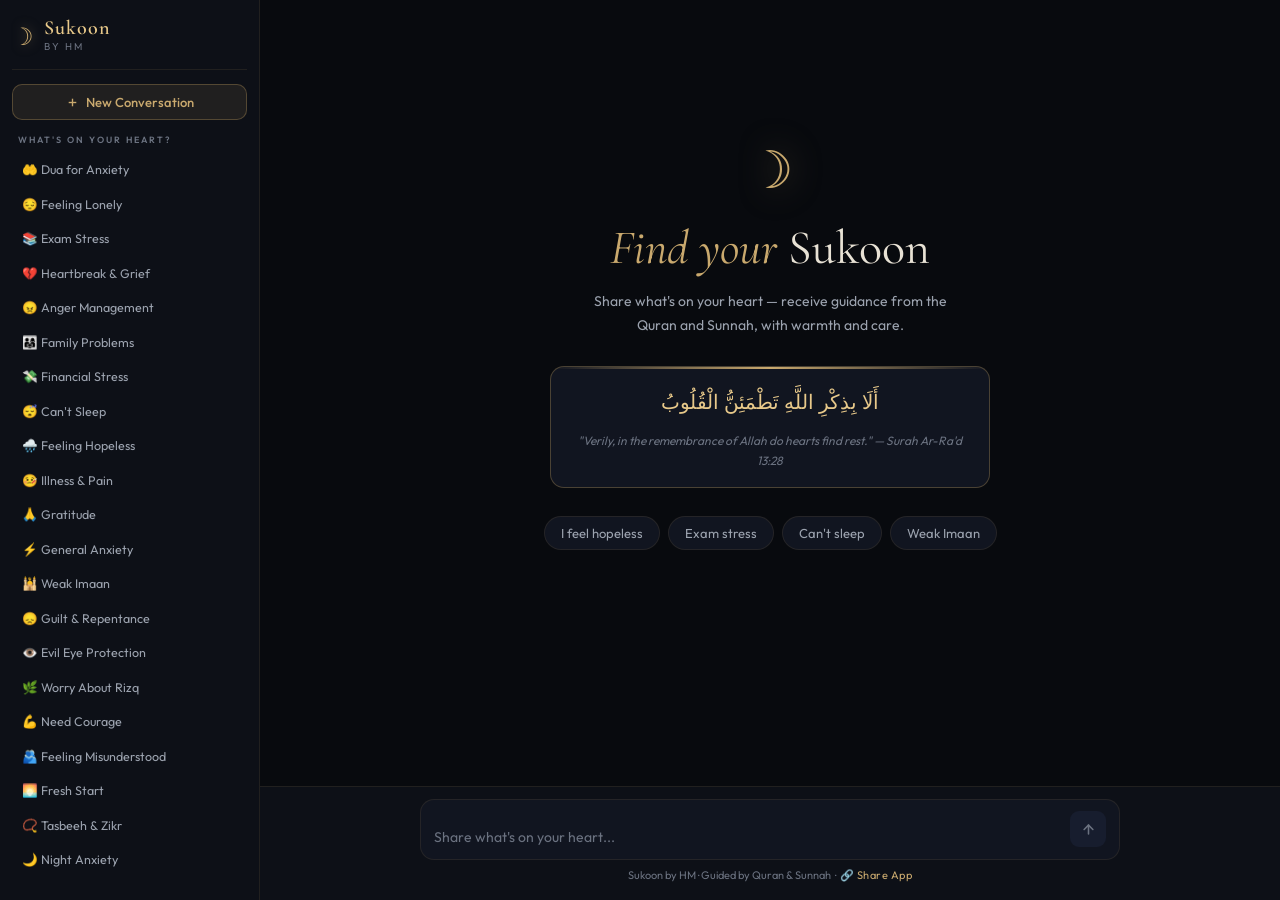
<file: web development/index.html>
<!DOCTYPE html>
<html lang="en">
<head>
<meta charset="UTF-8">
<meta name="viewport" content="width=device-width, initial-scale=1.0, maximum-scale=1.0">
<title>Sukoon — by HM</title>
<link href="https://fonts.googleapis.com/css2?family=Cormorant+Garamond:ital,wght@0,400;0,600;1,400&family=Outfit:wght@300;400;500;600&display=swap" rel="stylesheet">
<style>
* { box-sizing: border-box; margin: 0; padding: 0; }

:root {
  --bg: #080a0e;
  --bg2: #0d1017;
  --surface: #111520;
  --surface2: #171d2e;
  --border: rgba(180,150,90,0.12);
  --border-gold: rgba(180,150,90,0.35);
  --gold: #c9a96e;
  --gold-light: #e8c98a;
  --gold-dim: rgba(201,169,110,0.1);
  --text: #e8e2d5;
  --text-muted: #6b7280;
  --text-dim: #9ca3af;
}

html, body {
  height: 100%;
  background: var(--bg);
  color: var(--text);
  font-family: 'Outfit', sans-serif;
  overflow: hidden;
}

/* ── APP SHELL ── */
.app {
  display: flex;
  height: 100vh;
  width: 100vw;
  overflow: hidden;
  position: relative;
}

/* ══ SIDEBAR ══ */
.sidebar {
  width: 260px;
  min-width: 260px;
  height: 100vh;
  background: var(--bg2);
  border-right: 1px solid var(--border);
  display: flex;
  flex-direction: column;
  overflow: hidden;
  flex-shrink: 0;
  transition: transform 0.3s ease;
  z-index: 100;
}

.sidebar-inner {
  display: flex;
  flex-direction: column;
  height: 100%;
  padding: 18px 12px;
  overflow: hidden;
}

.brand {
  display: flex;
  align-items: center;
  gap: 10px;
  padding-bottom: 16px;
  border-bottom: 1px solid var(--border);
  margin-bottom: 14px;
  flex-shrink: 0;
}

.brand-moon {
  font-size: 24px;
  color: var(--gold);
  filter: drop-shadow(0 0 6px rgba(201,169,110,0.5));
}

.brand-name {
  font-family: 'Cormorant Garamond', serif;
  font-size: 20px;
  font-weight: 600;
  color: var(--gold-light);
  letter-spacing: 1px;
  line-height: 1;
}

.brand-by {
  font-size: 10px;
  color: var(--text-muted);
  letter-spacing: 2px;
  text-transform: uppercase;
  margin-top: 2px;
}

.new-btn {
  display: flex;
  align-items: center;
  justify-content: center;
  gap: 7px;
  width: 100%;
  padding: 9px;
  background: var(--gold-dim);
  border: 1px solid var(--border-gold);
  border-radius: 10px;
  color: var(--gold);
  font-family: 'Outfit', sans-serif;
  font-size: 13px;
  font-weight: 500;
  cursor: pointer;
  margin-bottom: 14px;
  flex-shrink: 0;
  transition: background 0.2s;
}

.new-btn:hover { background: rgba(201,169,110,0.18); }

.sb-label {
  font-size: 9px;
  font-weight: 600;
  letter-spacing: 2px;
  text-transform: uppercase;
  color: var(--text-muted);
  padding: 0 6px;
  margin-bottom: 8px;
  flex-shrink: 0;
}

.topics {
  flex: 1;
  overflow-y: auto;
  display: flex;
  flex-direction: column;
  gap: 1px;
}

.topics::-webkit-scrollbar { width: 3px; }
.topics::-webkit-scrollbar-thumb { background: var(--surface2); border-radius: 3px; }

.topic {
  padding: 8px 10px;
  border-radius: 8px;
  font-size: 12.5px;
  color: var(--text-dim);
  cursor: pointer;
  transition: all 0.15s;
  line-height: 1.4;
}

.topic:hover { background: var(--surface); color: var(--text); }
.topic.active { background: var(--gold-dim); color: var(--gold-light); border-left: 2px solid var(--gold); }

/* ══ MAIN ══ */
.main {
  flex: 1;
  min-width: 0;
  display: flex;
  flex-direction: column;
  height: 100vh;
  overflow: hidden;
}

/* Mobile topbar - hidden on desktop */
.topbar {
  display: none;
  align-items: center;
  justify-content: space-between;
  padding: 12px 16px;
  border-bottom: 1px solid var(--border);
  background: var(--bg2);
  flex-shrink: 0;
}

.hamburger {
  background: none;
  border: none;
  cursor: pointer;
  display: flex;
  flex-direction: column;
  gap: 5px;
  padding: 4px;
}

.hamburger span {
  display: block;
  width: 22px;
  height: 2px;
  background: var(--gold);
  border-radius: 2px;
}

.topbar-brand {
  font-family: 'Cormorant Garamond', serif;
  font-size: 18px;
  color: var(--gold-light);
  font-weight: 600;
}

.topbar-brand small {
  font-family: 'Outfit', sans-serif;
  font-size: 11px;
  color: var(--text-muted);
  margin-left: 4px;
}

/* Chat scroll area */
.chat {
  flex: 1;
  overflow-y: auto;
  padding: 28px 20px;
  scroll-behavior: smooth;
}

.chat::-webkit-scrollbar { width: 4px; }
.chat::-webkit-scrollbar-thumb { background: var(--surface2); border-radius: 4px; }

/* Welcome */
.welcome {
  display: flex;
  flex-direction: column;
  align-items: center;
  justify-content: center;
  min-height: 70vh;
  text-align: center;
  padding: 20px;
  animation: fadeUp 0.5s ease;
}

.w-moon {
  font-size: 52px;
  color: var(--gold);
  filter: drop-shadow(0 0 16px rgba(201,169,110,0.5));
  margin-bottom: 18px;
  animation: float 4s ease-in-out infinite;
}

@keyframes float {
  0%,100% { transform: translateY(0); }
  50% { transform: translateY(-7px); }
}

.w-title {
  font-family: 'Cormorant Garamond', serif;
  font-size: clamp(28px, 4vw, 48px);
  font-weight: 400;
  margin-bottom: 12px;
  line-height: 1.2;
}

.w-title em { color: var(--gold); font-style: italic; }

.w-sub {
  font-size: 14px;
  color: var(--text-dim);
  max-width: 380px;
  line-height: 1.7;
  margin-bottom: 28px;
}

.w-ayat {
  background: var(--surface);
  border: 1px solid var(--border-gold);
  border-radius: 14px;
  padding: 18px 24px;
  max-width: 440px;
  width: 100%;
  margin-bottom: 28px;
  position: relative;
  overflow: hidden;
}

.w-ayat::before {
  content: '';
  position: absolute;
  top: 0; left: 0; right: 0;
  height: 2px;
  background: linear-gradient(90deg, transparent, var(--gold), transparent);
}

.arabic {
  display: block;
  font-family: 'Cormorant Garamond', serif;
  font-size: 20px;
  color: var(--gold-light);
  direction: rtl;
  line-height: 1.8;
  margin-bottom: 8px;
}

.ayat-ref {
  font-size: 12px;
  color: var(--text-muted);
  font-style: italic;
}

.quick-btns {
  display: flex;
  flex-wrap: wrap;
  gap: 8px;
  justify-content: center;
}

.qb {
  padding: 8px 16px;
  background: var(--surface);
  border: 1px solid var(--border);
  border-radius: 50px;
  color: var(--text-dim);
  font-family: 'Outfit', sans-serif;
  font-size: 13px;
  cursor: pointer;
  transition: all 0.2s;
}

.qb:hover {
  background: var(--gold-dim);
  border-color: var(--border-gold);
  color: var(--gold-light);
}

/* Messages */
.msgs { max-width: 700px; margin: 0 auto; }

.msg-row {
  display: flex;
  gap: 12px;
  margin-bottom: 22px;
  align-items: flex-start;
  animation: fadeUp 0.3s ease;
}

.msg-row.user { flex-direction: row-reverse; }

@keyframes fadeUp {
  from { opacity: 0; transform: translateY(12px); }
  to { opacity: 1; transform: translateY(0); }
}

.av {
  width: 34px; height: 34px;
  border-radius: 50%;
  flex-shrink: 0;
  display: flex; align-items: center; justify-content: center;
  font-size: 16px;
}

.av.ai {
  background: var(--gold-dim);
  border: 1px solid var(--border-gold);
  color: var(--gold);
}

.av.user {
  background: linear-gradient(135deg, #1a3a6a, #0f2a55);
  border: 1px solid rgba(77,184,160,0.3);
  color: #4db8a0;
  font-size: 12px;
  font-weight: 600;
}

.msg-body { flex: 1; min-width: 0; }
.msg-row.user .msg-body { display: flex; flex-direction: column; align-items: flex-end; }

.msg-name {
  font-size: 10px;
  font-weight: 600;
  letter-spacing: 1.5px;
  text-transform: uppercase;
  color: var(--text-muted);
  margin-bottom: 5px;
}

.bubble {
  padding: 13px 16px;
  border-radius: 16px;
  font-size: 14px;
  line-height: 1.75;
  max-width: 100%;
}

.bubble.ai {
  background: var(--surface);
  border: 1px solid var(--border);
  border-top-left-radius: 4px;
  position: relative;
  overflow: hidden;
}

.bubble.ai::before {
  content: '';
  position: absolute;
  top: 0; left: 0; right: 0;
  height: 1px;
  background: linear-gradient(90deg, var(--gold), transparent);
  opacity: 0.4;
}

.bubble.user {
  background: linear-gradient(135deg, #1a3a6a, #0f2a55);
  border: 1px solid rgba(77,184,160,0.2);
  border-top-right-radius: 4px;
  color: var(--text);
  display: inline-block;
}

.bubble.ai strong { color: var(--gold-light); }
.bubble.ai blockquote {
  border-left: 2px solid var(--gold);
  padding-left: 12px;
  margin: 8px 0;
  color: var(--text-dim);
  font-style: italic;
  font-size: 13px;
}

.copy-btn {
  margin-top: 6px;
  padding: 4px 10px;
  background: transparent;
  border: 1px solid var(--border);
  border-radius: 6px;
  color: var(--text-muted);
  font-size: 11px;
  cursor: pointer;
  font-family: 'Outfit', sans-serif;
  transition: all 0.15s;
}

.copy-btn:hover { background: var(--gold-dim); border-color: var(--border-gold); color: var(--gold); }

/* Typing */
.typing-row {
  display: flex;
  gap: 12px;
  align-items: flex-start;
  margin-bottom: 22px;
  animation: fadeUp 0.3s ease;
}

.typing-bubble {
  background: var(--surface);
  border: 1px solid var(--border);
  border-radius: 16px;
  border-top-left-radius: 4px;
  padding: 14px 18px;
  display: flex;
  align-items: center;
  gap: 5px;
}

.dot {
  width: 6px; height: 6px;
  background: var(--gold);
  border-radius: 50%;
  opacity: 0.5;
  animation: bounce 1.3s ease infinite;
}
.dot:nth-child(2) { animation-delay: 0.2s; }
.dot:nth-child(3) { animation-delay: 0.4s; }

@keyframes bounce {
  0%,60%,100% { transform: translateY(0); opacity: 0.5; }
  30% { transform: translateY(-5px); opacity: 1; }
}

/* ══ INPUT AREA ══ */
.input-area {
  flex-shrink: 0;
  padding: 12px 20px 18px;
  background: var(--bg2);
  border-top: 1px solid var(--border);
}

.input-wrap {
  max-width: 700px;
  margin: 0 auto;
  display: flex;
  align-items: flex-end;
  gap: 10px;
  background: var(--surface);
  border: 1px solid var(--border);
  border-radius: 14px;
  padding: 11px 13px;
  transition: border-color 0.2s;
}

.input-wrap:focus-within {
  border-color: var(--border-gold);
  box-shadow: 0 0 20px rgba(201,169,110,0.06);
}

textarea {
  flex: 1;
  background: transparent;
  border: none;
  outline: none;
  color: var(--text);
  font-family: 'Outfit', sans-serif;
  font-size: 14px;
  line-height: 1.6;
  resize: none;
  min-height: 22px;
  max-height: 140px;
  overflow-y: auto;
}

textarea::placeholder { color: var(--text-muted); }

.send {
  width: 36px; height: 36px;
  background: linear-gradient(135deg, var(--gold), #a07840);
  border: none;
  border-radius: 9px;
  cursor: pointer;
  display: flex; align-items: center; justify-content: center;
  flex-shrink: 0;
  transition: all 0.2s;
  color: #080a0e;
  margin-bottom: 1px;
}

.send:hover { transform: scale(1.06); box-shadow: 0 0 16px rgba(201,169,110,0.3); }
.send:active { transform: scale(0.96); }
.send:disabled { background: var(--surface2); cursor: not-allowed; transform: none; box-shadow: none; color: var(--text-muted); }
.send svg { width: 15px; height: 15px; }

.input-footer {
  text-align: center;
  font-size: 11px;
  color: var(--text-muted);
  margin-top: 8px;
  max-width: 700px;
  margin-left: auto;
  margin-right: auto;
}

/* ══ OVERLAY ══ */
.overlay {
  display: none;
  position: fixed;
  inset: 0;
  background: rgba(0,0,0,0.65);
  z-index: 99;
  backdrop-filter: blur(2px);
}

/* ══ MOBILE ══ */
@media (max-width: 768px) {
  .sidebar {
    position: fixed;
    top: 0; left: 0; bottom: 0;
    transform: translateX(-100%);
    z-index: 200;
  }

  .sidebar.open { transform: translateX(0); }
  .overlay.open { display: block; }

  .topbar { display: flex; }

  .main { width: 100%; }

  .chat { padding: 16px 12px; }

  .input-area {
    padding: 10px 12px 16px;
  }

  .input-wrap { max-width: 100%; }

  textarea { font-size: 16px; }

  .welcome { min-height: 60vh; padding: 16px; }
  .w-title { font-size: 26px; }
  .w-ayat { padding: 14px 16px; }
  .arabic { font-size: 17px; }
  .msgs { max-width: 100%; }
  .bubble { font-size: 13px; padding: 11px 13px; }
}
.share-btn {
  background: var(--gold-dim);
  border: 1px solid var(--border-gold);
  border-radius: 8px;
  width: 34px; height: 34px;
  display: flex; align-items: center; justify-content: center;
  cursor: pointer;
  color: var(--gold);
  transition: all 0.2s;
  flex-shrink: 0;
}
.share-btn:hover { background: rgba(201,169,110,0.2); }

.toast {
  position: fixed;
  bottom: 90px;
  left: 50%;
  transform: translateX(-50%) translateY(20px);
  background: var(--surface);
  border: 1px solid var(--border-gold);
  border-radius: 10px;
  padding: 10px 20px;
  font-size: 13px;
  color: var(--gold-light);
  z-index: 999;
  opacity: 0;
  transition: all 0.3s ease;
  pointer-events: none;
  white-space: nowrap;
}
.toast.show { opacity: 1; transform: translateX(-50%) translateY(0); }

.share-modal {
  display: none;
  position: fixed;
  inset: 0;
  z-index: 500;
  align-items: flex-end;
  justify-content: center;
}
.share-modal.open { display: flex; }

.share-backdrop {
  position: absolute;
  inset: 0;
  background: rgba(0,0,0,0.6);
  backdrop-filter: blur(4px);
}

.share-box {
  position: relative;
  z-index: 1;
  background: var(--surface);
  border: 1px solid var(--border-gold);
  border-bottom: none;
  border-radius: 20px 20px 0 0;
  padding: 24px 20px 32px;
  width: 100%;
  max-width: 480px;
  animation: slideUp 0.3s ease;
}

@keyframes slideUp {
  from { transform: translateY(100%); }
  to { transform: translateY(0); }
}

.share-box h3 {
  font-family: 'Cormorant Garamond', serif;
  font-size: 20px;
  color: var(--gold-light);
  margin-bottom: 6px;
  text-align: center;
}
.share-box p { font-size: 12px; color: var(--text-muted); text-align: center; margin-bottom: 20px; }

.share-link-box {
  display: flex;
  gap: 8px;
  background: var(--bg2);
  border: 1px solid var(--border);
  border-radius: 10px;
  padding: 10px 12px;
  margin-bottom: 16px;
  align-items: center;
}
.share-link-box span { flex: 1; font-size: 12px; color: var(--text-dim); overflow: hidden; text-overflow: ellipsis; white-space: nowrap; }

.share-copy-btn {
  background: var(--gold-dim);
  border: 1px solid var(--border-gold);
  border-radius: 7px;
  padding: 6px 14px;
  color: var(--gold);
  font-size: 12px;
  font-family: 'Outfit', sans-serif;
  cursor: pointer;
  transition: all 0.2s;
}
.share-copy-btn:hover { background: rgba(201,169,110,0.2); }

.share-options { display: flex; gap: 10px; justify-content: center; }

.share-opt {
  display: flex;
  flex-direction: column;
  align-items: center;
  gap: 6px;
  padding: 12px 16px;
  background: var(--bg2);
  border: 1px solid var(--border);
  border-radius: 12px;
  cursor: pointer;
  transition: all 0.2s;
  flex: 1;
  font-size: 12px;
  color: var(--text-dim);
  font-family: 'Outfit', sans-serif;
}
.share-opt:hover { border-color: var(--border-gold); color: var(--gold-light); }
.share-opt span { font-size: 22px; }

.share-close {
  display: block;
  width: 100%;
  margin-top: 14px;
  padding: 10px;
  background: transparent;
  border: 1px solid var(--border);
  border-radius: 10px;
  color: var(--text-muted);
  font-family: 'Outfit', sans-serif;
  font-size: 13px;
  cursor: pointer;
  transition: all 0.2s;
}
.share-close:hover { border-color: var(--border-gold); color: var(--text); }
</style>
</head>
<body>

<div class="app">

  <!-- SIDEBAR -->
  <aside class="sidebar" id="sidebar">
    <div class="sidebar-inner">
      <div class="brand">
        <div class="brand-moon">☽</div>
        <div>
          <div class="brand-name">Sukoon</div>
          <div class="brand-by">by HM</div>
        </div>
      </div>

      <button class="new-btn" onclick="newChat()">
        <svg width="13" height="13" viewBox="0 0 24 24" fill="none" stroke="currentColor" stroke-width="2.5"><line x1="12" y1="5" x2="12" y2="19"/><line x1="5" y1="12" x2="19" y2="12"/></svg>
        New Conversation
      </button>

      <div class="sb-label">What's on your heart?</div>

      <div class="topics" id="topicsList">
        <div class="topic" onclick="useTopic('Dua for Anxiety')">🤲 Dua for Anxiety</div>
        <div class="topic" onclick="useTopic('Feeling Lonely')">😔 Feeling Lonely</div>
        <div class="topic" onclick="useTopic('Exam Stress')">📚 Exam Stress</div>
        <div class="topic" onclick="useTopic('Heartbreak & Grief')">💔 Heartbreak & Grief</div>
        <div class="topic" onclick="useTopic('Anger Management')">😠 Anger Management</div>
        <div class="topic" onclick="useTopic('Family Problems')">👨‍👩‍👧 Family Problems</div>
        <div class="topic" onclick="useTopic('Financial Stress')">💸 Financial Stress</div>
        <div class="topic" onclick="useTopic('Can\'t Sleep')">😴 Can't Sleep</div>
        <div class="topic" onclick="useTopic('Feeling Hopeless')">🌧️ Feeling Hopeless</div>
        <div class="topic" onclick="useTopic('Illness & Pain')">🤒 Illness & Pain</div>
        <div class="topic" onclick="useTopic('Gratitude')">🙏 Gratitude</div>
        <div class="topic" onclick="useTopic('General Anxiety')">⚡ General Anxiety</div>
        <div class="topic" onclick="useTopic('Weak Imaan')">🕌 Weak Imaan</div>
        <div class="topic" onclick="useTopic('Guilt & Repentance')">😞 Guilt & Repentance</div>
        <div class="topic" onclick="useTopic('Evil Eye Protection')">👁️ Evil Eye Protection</div>
        <div class="topic" onclick="useTopic('Worry About Rizq')">🌿 Worry About Rizq</div>
        <div class="topic" onclick="useTopic('Need Courage')">💪 Need Courage</div>
        <div class="topic" onclick="useTopic('Feeling Misunderstood')">🫂 Feeling Misunderstood</div>
        <div class="topic" onclick="useTopic('Fresh Start')">🌅 Fresh Start</div>
        <div class="topic" onclick="useTopic('Tasbeeh & Zikr')">📿 Tasbeeh & Zikr</div>
        <div class="topic" onclick="useTopic('Night Anxiety')">🌙 Night Anxiety</div>
        <div class="topic" onclick="useTopic('Self Worth in Islam')">🤍 Self Worth in Islam</div>
      </div>
    </div>
  </aside>

  <!-- OVERLAY -->
  <div class="overlay" id="overlay" onclick="closeSidebar()"></div>

  <!-- MAIN -->
  <main class="main">

    <!-- Mobile topbar -->
    <div class="topbar">
      <button class="hamburger" onclick="toggleSidebar()">
        <span></span><span></span><span></span>
      </button>
      <div class="topbar-brand">Sukoon <small>by HM</small></div>
      <button class="share-btn" onclick="shareApp()" title="Share">
        <svg width="16" height="16" viewBox="0 0 24 24" fill="none" stroke="currentColor" stroke-width="2.5"><circle cx="18" cy="5" r="3"/><circle cx="6" cy="12" r="3"/><circle cx="18" cy="19" r="3"/><line x1="8.59" y1="13.51" x2="15.42" y2="17.49"/><line x1="15.41" y1="6.51" x2="8.59" y2="10.49"/></svg>
      </button>
    </div>

    <!-- Chat area -->
    <div class="chat" id="chat">

      <!-- Welcome -->
      <div class="welcome" id="welcome">
        <div class="w-moon">☽</div>
        <h1 class="w-title"><em>Find your</em> Sukoon</h1>
        <p class="w-sub">Share what's on your heart — receive guidance from the Quran and Sunnah, with warmth and care.</p>
        <div class="w-ayat">
          <span class="arabic">أَلَا بِذِكْرِ اللَّهِ تَطْمَئِنُّ الْقُلُوبُ</span>
          <span class="ayat-ref">"Verily, in the remembrance of Allah do hearts find rest." — Surah Ar-Ra'd 13:28</span>
        </div>
        <div class="quick-btns">
          <button class="qb" onclick="useTopic('Feeling Hopeless')">I feel hopeless</button>
          <button class="qb" onclick="useTopic('Exam Stress')">Exam stress</button>
          <button class="qb" onclick="useTopic('Can\'t Sleep')">Can't sleep</button>
          <button class="qb" onclick="useTopic('Weak Imaan')">Weak Imaan</button>
        </div>
      </div>

      <!-- Messages -->
      <div class="msgs" id="msgs"></div>

    </div>

    <!-- Input -->
    <div class="input-area">
      <div class="input-wrap">
        <textarea id="inp" placeholder="Share what's on your heart..." rows="1"
          onkeydown="handleKey(event)" oninput="resize(this)"></textarea>
        <button class="send" id="sendBtn" onclick="send()" disabled>
          <svg viewBox="0 0 24 24" fill="none" stroke="currentColor" stroke-width="2.5" stroke-linecap="round" stroke-linejoin="round">
            <line x1="12" y1="19" x2="12" y2="5"/><polyline points="5 12 12 5 19 12"/>
          </svg>
        </button>
      </div>
      <div class="input-footer">Sukoon by HM · Guided by Quran & Sunnah &nbsp;·&nbsp; <button onclick="shareApp()" style="background:none;border:none;color:var(--gold);font-size:11px;cursor:pointer;font-family:'Outfit',sans-serif;letter-spacing:0.5px;">🔗 Share App</button></div>
    </div>

  </main>
</div>

<!-- Toast -->
<div class="toast" id="toast">🔗 Link copied!</div>

<!-- Share Modal -->
<div class="share-modal" id="shareModal">
  <div class="share-backdrop" onclick="closeShare()"></div>
  <div class="share-box">
    <h3>🌙 Share Sukoon</h3>
    <p>Share this app with someone who needs it</p>
    <div class="share-link-box">
      <span id="shareUrl"></span>
      <button class="share-copy-btn" onclick="copyLink()">Copy</button>
    </div>
    <div class="share-options">
      <div class="share-opt" onclick="shareWhatsApp()">
        <span>💬</span>
        WhatsApp
      </div>
      <div class="share-opt" onclick="copyLink()">
        <span>🔗</span>
        Copy Link
      </div>
      <div class="share-opt" onclick="shareNative()">
        <span>📤</span>
        More
      </div>
    </div>
    <button class="share-close" onclick="closeShare()">Cancel</button>
  </div>
</div>

<script>
const API_KEY = "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";

const SYSTEM = `You are "Sukoon by HM" — a warm, compassionate Islamic AI assistant designed to bring peace and comfort to people going through difficult times.

When a user shares any problem, stress, sadness, anxiety, or any emotional difficulty — you respond with:
1. A warm, empathetic opening (never judgmental, never dismissive)
2. Relevant Quranic Ayat with proper reference
3. Brief Tafseer of the Ayat
4. Relevant Ahadith from: Sahih Bukhari, Sahih Muslim, Sunan Abu Dawood, Jami Tirmizi, Sunan Nasai, Sunan Ibn Majah — with proper book name + hadith number
5. A gentle, hopeful closing message

Response Format:
🌙 **Opening** — warm empathy

---

📖 **Quranic Guidance**
> [Arabic text]
> Translation: [Urdu + English]
> 📍 Surah [Name], Ayat [Number]

💡 **Tafseer:** [2-3 lines]

---

📿 **Hadith**
> "[Hadith text]"
> 📍 [Book], Hadith [Number]

(2-3 Ahadith from different books)

---

🤍 **Closing Message** — hopeful, warm

Tone: warm, gentle, never judgmental. Use InshaAllah, Alhamdulillah naturally.
Language: match user's language (Roman Urdu or English).
Never fabricate Hadith or Ayat numbers.`;

let history = [];
let busy = false;

const inp = document.getElementById('inp');
const sendBtn = document.getElementById('sendBtn');
const chat = document.getElementById('chat');
const msgs = document.getElementById('msgs');
const welcome = document.getElementById('welcome');

inp.addEventListener('input', () => {
  sendBtn.disabled = !inp.value.trim() || busy;
});

function resize(el) {
  el.style.height = 'auto';
  el.style.height = Math.min(el.scrollHeight, 140) + 'px';
}

function handleKey(e) {
  if (e.key === 'Enter' && !e.shiftKey) {
    e.preventDefault();
    if (!sendBtn.disabled) send();
  }
}

function toggleSidebar() {
  document.getElementById('sidebar').classList.toggle('open');
  document.getElementById('overlay').classList.toggle('open');
}

function closeSidebar() {
  document.getElementById('sidebar').classList.remove('open');
  document.getElementById('overlay').classList.remove('open');
}

function useTopic(t) {
  document.querySelectorAll('.topic').forEach(x => x.classList.remove('active'));
  const el = [...document.querySelectorAll('.topic')].find(x => x.textContent.includes(t));
  if (el) el.classList.add('active');
  inp.value = `I need guidance about: ${t}`;
  resize(inp);
  sendBtn.disabled = false;
  if (window.innerWidth <= 768) closeSidebar();
  send();
}

function newChat() {
  msgs.innerHTML = '';
  history = [];
  welcome.style.display = '';
  inp.value = '';
  inp.style.height = 'auto';
  document.querySelectorAll('.topic').forEach(x => x.classList.remove('active'));
}

async function send() {
  const text = inp.value.trim();
  if (!text || busy) return;

  welcome.style.display = 'none';
  addMsg('user', text);
  history.push({ role: 'user', content: text });

  inp.value = '';
  inp.style.height = 'auto';
  sendBtn.disabled = true;
  busy = true;
  showTyping();

  try {
    const res = await fetch('https://api.groq.com/openai/v1/chat/completions', {
      method: 'POST',
      headers: {
        'Content-Type': 'application/json',
        'Authorization': `Bearer ${API_KEY}`
      },
      body: JSON.stringify({
        model: 'llama-3.3-70b-versatile',
        max_tokens: 1500,
        messages: [{ role: 'system', content: SYSTEM }, ...history]
      })
    });

    if (!res.ok) {
      const e = await res.json();
      removeTyping();
      addMsg('ai', `⚠️ Error: ${e.error?.message || 'Check API key'}. 🤍`);
    } else {
      const data = await res.json();
      removeTyping();
      const reply = data.choices?.[0]?.message?.content || 'Maafi, response nahi aaya. 🤍';
      history.push({ role: 'assistant', content: reply });
      addMsg('ai', reply);
    }
  } catch (err) {
    removeTyping();
    console.error(err);
    addMsg('ai', '⚠️ Connection error. Internet check karein. 🤍');
  }

  busy = false;
  sendBtn.disabled = !inp.value.trim();
}

function addMsg(role, text) {
  const row = document.createElement('div');
  row.className = `msg-row ${role}`;

  const av = document.createElement('div');
  av.className = `av ${role}`;
  av.textContent = role === 'ai' ? '☽' : 'You';

  const body = document.createElement('div');
  body.className = 'msg-body';

  const name = document.createElement('div');
  name.className = 'msg-name';
  name.textContent = role === 'ai' ? 'Sukoon by HM' : 'You';

  const bub = document.createElement('div');
  bub.className = `bubble ${role}`;
  bub.innerHTML = fmt(text);

  body.appendChild(name);
  body.appendChild(bub);

  if (role === 'ai') {
    const btn = document.createElement('button');
    btn.className = 'copy-btn';
    btn.textContent = '📋 Copy';
    btn.onclick = () => {
      navigator.clipboard.writeText(bub.innerText);
      btn.textContent = '✅ Copied!';
      setTimeout(() => btn.textContent = '📋 Copy', 2000);
    };
    body.appendChild(btn);
  }

  row.appendChild(av);
  row.appendChild(body);
  msgs.appendChild(row);
  chat.scrollTop = chat.scrollHeight;
}

function fmt(t) {
  return t
    .replace(/&/g,'&amp;').replace(/</g,'&lt;').replace(/>/g,'&gt;')
    .replace(/\*\*(.*?)\*\*/g,'<strong>$1</strong>')
    .replace(/\*(.*?)\*/g,'<em>$1</em>')
    .replace(/^&gt; (.+)$/gm,'<blockquote>$1</blockquote>')
    .replace(/^---$/gm,'<hr style="border:none;border-top:1px solid rgba(180,150,90,0.15);margin:12px 0">')
    .replace(/(📍 .+)/g,'<span style="font-size:12px;color:#c9a96e;font-weight:500">$1</span>')
    .replace(/\n/g,'<br>');
}

function showTyping() {
  const row = document.createElement('div');
  row.className = 'typing-row';
  row.id = 'typing';
  row.innerHTML = `
    <div class="av ai">☽</div>
    <div class="typing-bubble">
      <div class="dot"></div><div class="dot"></div><div class="dot"></div>
    </div>`;
  msgs.appendChild(row);
  chat.scrollTop = chat.scrollHeight;
}

function removeTyping() {
  const t = document.getElementById('typing');
  if (t) t.remove();
}

// ── SHARE ──
function shareApp() {
  const url = window.location.href;
  document.getElementById('shareUrl').textContent = url;
  document.getElementById('shareModal').classList.add('open');
}

function closeShare() {
  document.getElementById('shareModal').classList.remove('open');
}

function copyLink() {
  const url = window.location.href;
  navigator.clipboard.writeText(url).then(() => {
    showToast('🔗 Link copied!');
    closeShare();
  });
}

function shareWhatsApp() {
  const url = window.location.href;
  const msg = `🌙 *Sukoon by HM* — Find peace through Quran & Sunnah\n\n${url}`;
  window.open(`https://wa.me/?text=${encodeURIComponent(msg)}`, '_blank');
  closeShare();
}

function shareNative() {
  const url = window.location.href;
  if (navigator.share) {
    navigator.share({
      title: 'Sukoon by HM',
      text: '🌙 Find peace through Quran & Sunnah',
      url: url
    });
    closeShare();
  } else {
    copyLink();
  }
}

function showToast(msg) {
  const t = document.getElementById('toast');
  t.textContent = msg;
  t.classList.add('show');
  setTimeout(() => t.classList.remove('show'), 2500);
}
</script>
</body>
</html>
</file>
